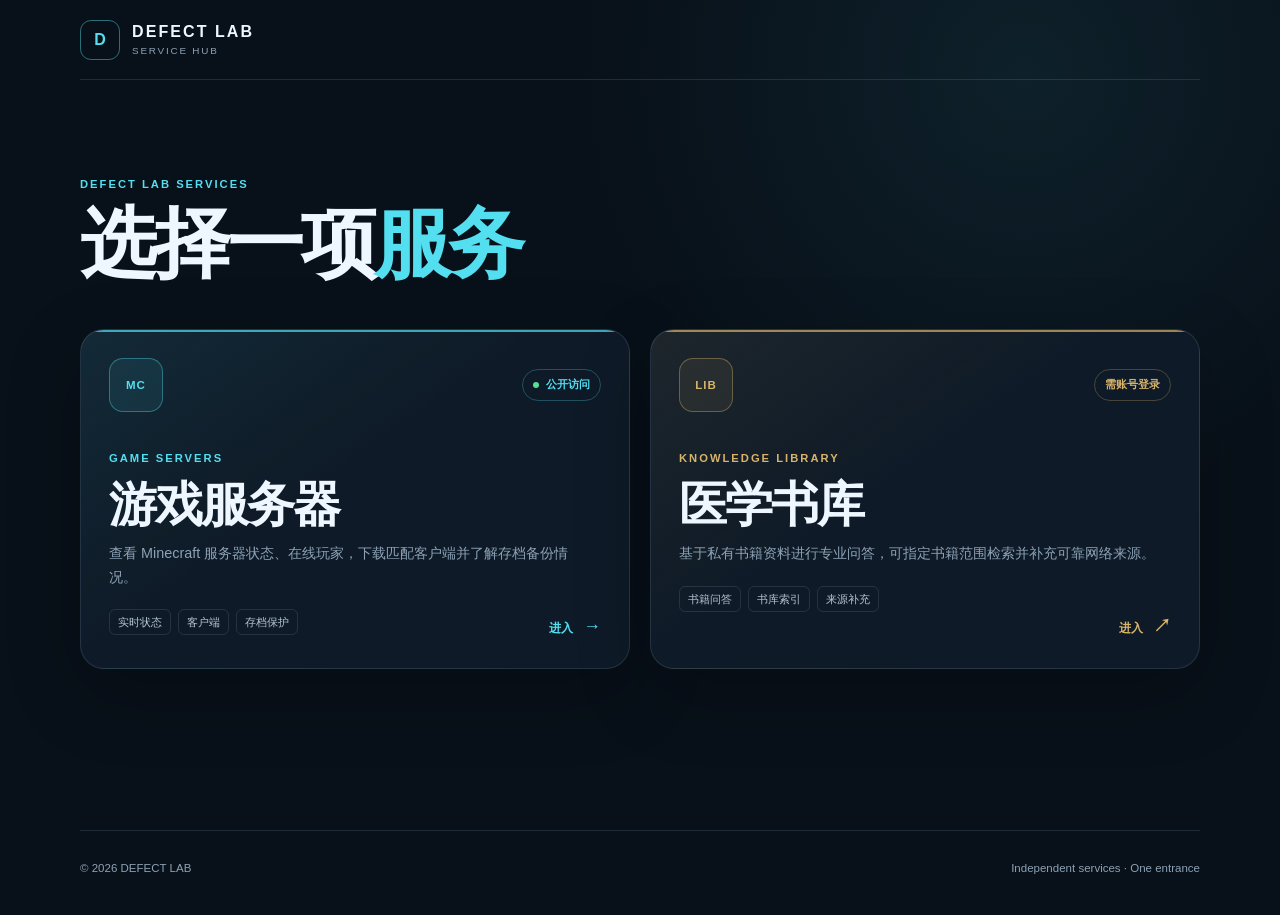
<file: index.html>
<!doctype html>
<html lang="zh-CN">
<head>
  <meta charset="utf-8">
  <meta name="viewport" content="width=device-width, initial-scale=1">
  <meta name="description" content="Defect Lab 服务入口：Minecraft 游戏服务器与医学书库。">
  <meta name="theme-color" content="#07111f">
  <meta property="og:title" content="Defect Lab · 服务首页">
  <meta property="og:description" content="进入 Defect Lab 游戏服务器或医学书库。">
  <meta property="og:image" content="https://www.defectlab.xyz/og.png">
  <title>Defect Lab · 服务首页</title>
  <link rel="stylesheet" href="./styles.css">
</head>
<body class="hub-page">
  <div class="ambient ambient-one" aria-hidden="true"></div>
  <div class="ambient ambient-two" aria-hidden="true"></div>

  <header class="topbar">
    <a class="brand" href="./" aria-label="Defect Lab 服务首页">
      <span class="brand-mark">D</span>
      <span><strong>DEFECT LAB</strong><small>SERVICE HUB</small></span>
    </a>
  </header>

  <main class="hub-main">
    <section class="hub-hero">
      <p class="eyebrow">DEFECT LAB SERVICES</p>
      <h1>选择一项<span>服务</span></h1>
    </section>

    <section class="service-grid" aria-label="可用服务">
      <a class="service-card game-service" href="./minecraft/">
        <div class="service-card-head">
          <span class="service-icon" aria-hidden="true">MC</span>
          <span class="service-state"><i></i>公开访问</span>
        </div>
        <div class="service-card-copy">
          <p class="eyebrow">GAME SERVERS</p>
          <h2>游戏服务器</h2>
          <p>查看 Minecraft 服务器状态、在线玩家，下载匹配客户端并了解存档备份情况。</p>
        </div>
        <div class="service-meta">
          <span>实时状态</span><span>客户端</span><span>存档保护</span>
        </div>
        <span class="service-arrow" aria-hidden="true">进入 <b>→</b></span>
      </a>

      <a class="service-card library-service" href="https://book.defectlab.xyz:21443/" target="_blank" rel="noreferrer">
        <div class="service-card-head">
          <span class="service-icon" aria-hidden="true">LIB</span>
          <span class="service-state account">需账号登录</span>
        </div>
        <div class="service-card-copy">
          <p class="eyebrow">KNOWLEDGE LIBRARY</p>
          <h2>医学书库</h2>
          <p>基于私有书籍资料进行专业问答，可指定书籍范围检索并补充可靠网络来源。</p>
        </div>
        <div class="service-meta">
          <span>书籍问答</span><span>书库索引</span><span>来源补充</span>
        </div>
        <span class="service-arrow" aria-hidden="true">进入 <b>↗</b></span>
      </a>
    </section>
  </main>

  <footer>
    <span>© 2026 DEFECT LAB</span>
    <span>Independent services · One entrance</span>
  </footer>
</body>
</html>
</file>
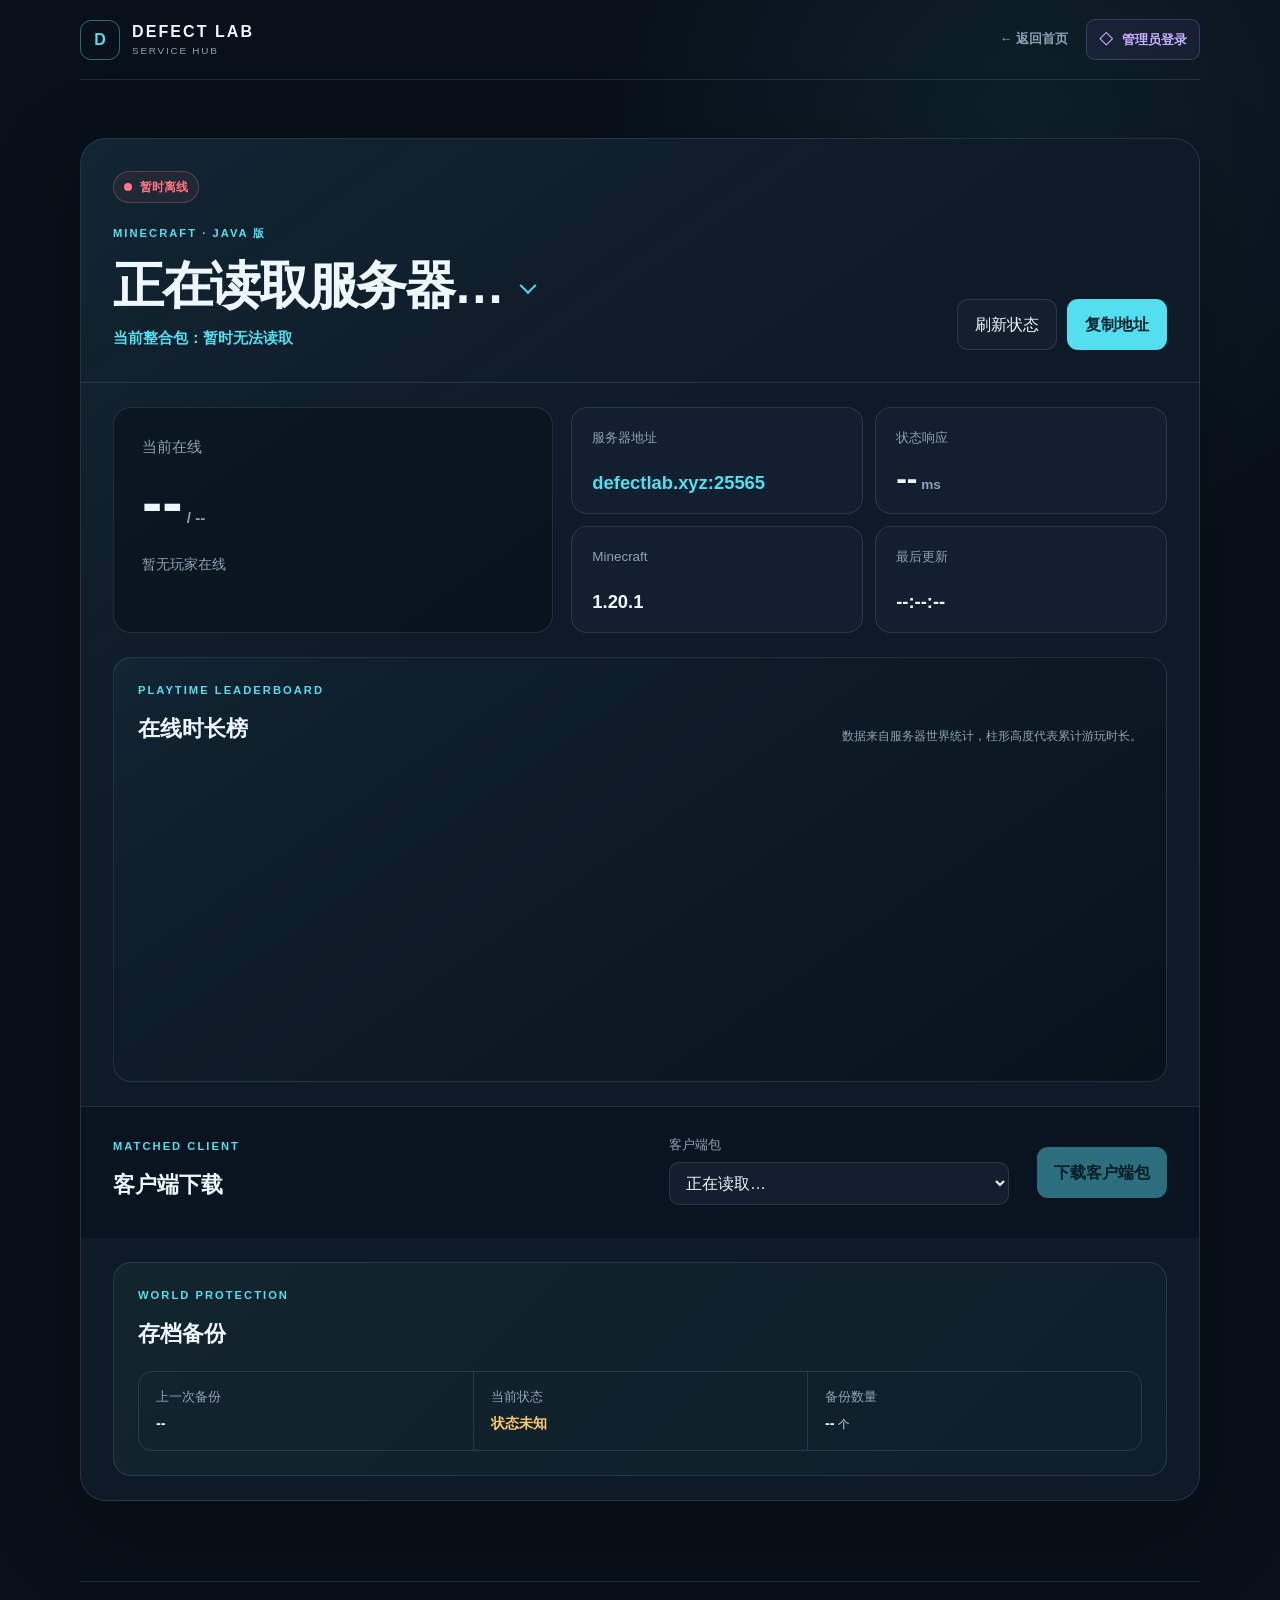
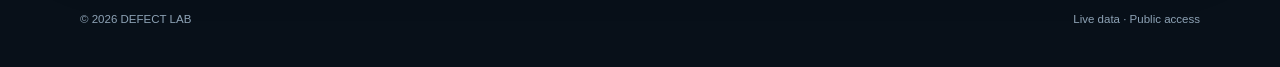
<file: minecraft/index.html>
<!doctype html>
<html lang="zh-CN">
<head>
  <meta charset="utf-8">
  <meta name="viewport" content="width=device-width, initial-scale=1">
  <meta name="description" content="Defect Lab Minecraft 服务器状态、在线玩家、客户端下载与存档备份">
  <meta name="theme-color" content="#07111f">
  <meta property="og:title" content="Defect Lab · Minecraft 服务器">
  <meta property="og:description" content="查看 Minecraft 服务器状态、在线人数并下载匹配的整合包。">
  <meta property="og:image" content="https://www.defectlab.xyz/og.png">
  <title>Defect Lab · Minecraft 服务器</title>
  <link rel="stylesheet" href="../styles.css">
  <script src="../script.js" defer></script>
</head>
<body class="game-page">
  <div class="ambient ambient-one" aria-hidden="true"></div>
  <div class="ambient ambient-two" aria-hidden="true"></div>

  <header class="topbar">
    <a class="brand" href="../" aria-label="返回 Defect Lab 服务首页">
      <span class="brand-mark">D</span>
      <span><strong>DEFECT LAB</strong><small>SERVICE HUB</small></span>
    </a>
    <nav class="site-nav game-nav" aria-label="游戏服务器页面操作">
      <a class="home-entry" href="../">← 返回首页</a>
      <a class="admin-entry" id="admin-entry" href="https://www.defectlab.xyz/admin/">
        <span class="admin-lock" aria-hidden="true">◇</span>
        <span id="admin-entry-label">管理员登录</span>
      </a>
    </nav>
    <time id="server-time" hidden>--:--:--</time>
  </header>

  <main>
    <section class="server-panel" aria-labelledby="server-select-label">
      <div class="panel-head">
        <div class="server-identity">
          <div class="status-pill loading" id="server-status">
            <span class="status-dot" aria-hidden="true"></span>
            <span id="status-text">正在连接</span>
          </div>
          <p class="eyebrow" id="server-edition">MINECRAFT · JAVA 版</p>
          <label class="sr-only" id="server-select-label" for="server-select">选择服务器</label>
          <div class="server-select-wrap">
            <select id="server-select" aria-describedby="server-pack-summary">
              <option>正在读取服务器…</option>
            </select>
          </div>
          <p class="server-pack-summary" id="server-pack-summary">当前整合包：正在读取…</p>
          <!-- MOTD remains available for future announcements without duplicating the server name. -->
          <p class="motd" id="server-motd" hidden>正在读取服务器信息…</p>
        </div>
        <div class="panel-actions">
          <button class="button ghost" type="button" id="refresh-status">刷新状态</button>
          <button class="button primary" type="button" data-copy="defectlab.xyz:25565">复制地址</button>
        </div>
      </div>

      <div class="server-main">
        <div class="connection-card player-roster-card">
          <span>当前在线</span>
          <div class="player-count-row">
            <strong class="player-total"><b id="players-online">--</b><small> / <span id="players-max">--</span></small></strong>
          </div>
          <div class="player-avatars" id="player-avatars" aria-label="当前在线玩家"></div>
        </div>

        <div class="metrics" aria-label="服务器实时状态">
          <article>
            <span>服务器地址</span>
            <strong class="text-value server-address-value"><code id="server-address">defectlab.xyz:25565</code></strong>
          </article>
          <article>
            <span>状态响应</span>
            <strong><b id="network-latency">--</b><small> ms</small></strong>
          </article>
          <article>
            <span>Minecraft</span>
            <strong class="text-value" id="minecraft-version">1.20.1</strong>
          </article>
          <article>
            <span>最后更新</span>
            <strong class="text-value" id="last-updated">--:--:--</strong>
          </article>
        </div>
      </div>

      <section class="playtime-panel" aria-labelledby="playtime-title">
        <div class="playtime-heading">
          <div>
            <p class="eyebrow">PLAYTIME LEADERBOARD</p>
            <h3 id="playtime-title">在线时长榜</h3>
          </div>
          <p>数据来自服务器世界统计，柱形高度代表累计游玩时长。</p>
        </div>
        <div class="playtime-chart" id="playtime-chart" aria-live="polite"></div>
      </section>

      <div class="download-panel">
        <div>
          <p class="eyebrow">MATCHED CLIENT</p>
          <h3>客户端下载</h3>
        </div>
        <div class="download-controls">
          <label for="modpack-select" id="pack-choice-label">客户端包</label>
          <div class="pack-choice" id="modpack-single" aria-labelledby="pack-choice-label" hidden></div>
          <select id="modpack-select" aria-label="选择客户端包">
            <option>正在读取…</option>
          </select>
        </div>
        <a class="download-button disabled" id="modpack-download" href="#" aria-disabled="true">下载客户端包</a>
      </div>

      <section class="backup-panel" aria-labelledby="backup-title">
        <div class="backup-heading">
          <div>
            <p class="eyebrow">WORLD PROTECTION</p>
            <h3 id="backup-title">存档备份</h3>
          </div>
        </div>
        <div class="backup-metrics">
          <article><span>上一次备份</span><strong id="backup-last-success">--</strong></article>
          <article><span>当前状态</span><strong class="backup-enabled loading" id="backup-enabled">正在检查</strong></article>
          <article><span>备份数量</span><strong><b id="backup-count">--</b><small> 个</small></strong></article>
        </div>
      </section>
    </section>

    <!-- Temporarily hidden; remove the hidden attribute to restore the preserved Bot UI. -->
    <section class="assistant-panel" aria-labelledby="assistant-title" data-feature="bot" hidden>
      <div class="assistant-head">
        <div>
          <p class="eyebrow">THE DEFECT</p>
          <h2 id="assistant-title">故障机器人</h2>
        </div>
        <span class="visitor-badge"><span aria-hidden="true"></span>公开访客模式</span>
      </div>

      <div class="chat-log" id="chat-log" aria-live="polite" aria-label="聊天记录">
        <div class="chat-message bot">你好，我是故障机器人（The Defect）。想了解服务器，或者随便聊聊都可以。</div>
      </div>

      <form class="chat-form" id="chat-form">
        <label class="sr-only" for="chat-input">输入聊天消息</label>
        <textarea id="chat-input" rows="2" maxlength="300" placeholder="输入消息…" required></textarea>
        <div class="chat-form-footer">
          <span><b id="chat-count">0</b>/300 · 每 10 分钟最多 5 条</span>
          <button type="submit" id="chat-send">发送</button>
        </div>
      </form>
    </section>
  </main>

  <footer>
    <span>© 2026 DEFECT LAB</span>
    <span>Live data · Public access</span>
  </footer>
  <div class="toast" id="toast" role="status" aria-live="polite"></div>
</body>
</html>
</file>
<file: styles.css>
:root {
  color-scheme: dark;
  --bg: #081019;
  --surface: #0e1a27;
  --surface-soft: #111f2e;
  --border: rgba(172, 205, 235, .14);
  --text: #eef7ff;
  --muted: #8da2b5;
  --cyan: #54dff1;
  --green: #58df96;
  --amber: #ffc86b;
  --red: #ff7886;
}

* { box-sizing: border-box; }
html { scroll-behavior: smooth; }
body {
  min-width: 320px;
  margin: 0;
  background:
    radial-gradient(circle at 80% 8%, rgba(84, 223, 241, .08), transparent 28rem),
    var(--bg);
  color: var(--text);
  font-family: Inter, "Segoe UI", "PingFang SC", "Microsoft YaHei", sans-serif;
  line-height: 1.6;
}
a { color: inherit; text-decoration: none; }
button, select { font: inherit; }
button, a, select { -webkit-tap-highlight-color: transparent; }
.ambient { display: none; }
.topbar, main, footer { width: min(1120px, calc(100% - 40px)); margin-inline: auto; }
.topbar {
  display: flex;
  min-height: 80px;
  align-items: center;
  justify-content: space-between;
  border-bottom: 1px solid var(--border);
}
.brand { display: inline-flex; align-items: center; gap: 12px; }
.brand-mark {
  display: grid;
  width: 40px;
  height: 40px;
  place-items: center;
  border: 1px solid rgba(84, 223, 241, .45);
  border-radius: 11px;
  color: var(--cyan);
  font-weight: 900;
}
.brand strong, .brand small { display: block; line-height: 1.2; }
.brand strong { letter-spacing: .13em; }
.brand small { margin-top: 4px; color: var(--muted); font-size: .62rem; letter-spacing: .18em; }
.site-nav { display: flex; align-items: center; gap: 5px; }
.site-nav a {
  padding: 8px 12px;
  border: 1px solid transparent;
  border-radius: 9px;
  color: var(--muted);
  font-size: .8rem;
  font-weight: 700;
  transition: 150ms ease;
}
.site-nav a:hover { border-color: var(--border); color: var(--text); }
.site-nav a.active { background: rgba(84, 223, 241, .09); color: var(--cyan); }
.site-nav .admin-entry { border-color: rgba(169,129,255,.26); background: rgba(169,129,255,.07); color: #c7afff; }
.site-nav .admin-entry:hover { border-color: rgba(169,129,255,.52); background: rgba(169,129,255,.12); color: #dbcfff; }
.site-nav .admin-entry.signed-in { border-color: rgba(88,223,150,.34); background: rgba(88,223,150,.08); color: var(--green); }
.admin-lock { margin-right: 5px; font-size: .88rem; }
.server-state { display: flex; align-items: center; gap: 9px; color: var(--muted); font-size: .82rem; }
.server-state time { padding-left: 10px; border-left: 1px solid var(--border); color: var(--text); }
.pulse, .status-dot { width: 8px; height: 8px; border-radius: 50%; background: var(--green); }
.pulse { box-shadow: 0 0 0 0 rgba(88, 223, 150, .55); animation: pulse 2.2s infinite; }
@keyframes pulse { 70% { box-shadow: 0 0 0 8px rgba(88, 223, 150, 0); } }
.hero { max-width: 790px; padding: 86px 0 54px; }
.eyebrow { margin: 0 0 12px; color: var(--cyan); font-size: .7rem; font-weight: 800; letter-spacing: .18em; }
h1, h2, h3, p { margin-top: 0; }
h1 { margin-bottom: 24px; font-size: clamp(3.1rem, 7vw, 6rem); letter-spacing: -.06em; line-height: .98; }
h1 span { color: var(--cyan); }
.server-panel {
  overflow: hidden;
  border: 1px solid var(--border);
  border-radius: 26px;
  background: linear-gradient(145deg, rgba(84, 223, 241, .055), transparent 35%), var(--surface);
  box-shadow: 0 26px 90px rgba(0, 0, 0, .25);
}
.panel-head {
  display: flex;
  align-items: flex-end;
  justify-content: space-between;
  gap: 28px;
  padding: 32px;
  border-bottom: 1px solid var(--border);
}
.server-identity { min-width: 0; flex: 1; }
.server-select-wrap {
  position: relative;
  display: inline-block;
  width: auto;
  max-width: 100%;
}
.server-select-wrap::after {
  position: absolute;
  top: 50%;
  right: 5px;
  width: 10px;
  height: 10px;
  border-right: 2px solid var(--cyan);
  border-bottom: 2px solid var(--cyan);
  content: "";
  pointer-events: none;
  transform: translate(-8px, -70%) rotate(45deg);
}
#server-select {
  width: auto;
  max-width: 100%;
  padding: 0 44px 3px 0;
  appearance: none;
  border: 0;
  border-bottom: 1px solid transparent;
  outline: 0;
  background: transparent;
  color: var(--text);
  cursor: pointer;
  font-size: clamp(2rem, 4vw, 3.4rem);
  font-weight: 800;
  letter-spacing: -.045em;
  line-height: 1.2;
}
#server-select:hover { border-bottom-color: var(--border); }
#server-select option { background: var(--surface); color: var(--text); font-size: 1rem; }
.server-pack-summary { margin: 6px 0 0; color: var(--cyan); font-size: .92rem; font-weight: 700; }
.motd { margin-bottom: 0; color: var(--muted); }
.status-pill {
  display: inline-flex;
  align-items: center;
  gap: 8px;
  margin-bottom: 22px;
  padding: 6px 10px;
  border: 1px solid rgba(88, 223, 150, .24);
  border-radius: 999px;
  background: rgba(88, 223, 150, .07);
  color: var(--green);
  font-size: .72rem;
  font-weight: 800;
}
.status-pill.loading { border-color: var(--border); background: rgba(255,255,255,.03); color: var(--muted); }
.status-pill.loading .status-dot { background: var(--muted); }
.status-pill.offline { border-color: rgba(255,120,134,.28); background: rgba(255,120,134,.07); color: var(--red); }
.status-pill.offline .status-dot { background: var(--red); }
.panel-actions { display: flex; flex-wrap: wrap; gap: 10px; }
.button {
  padding: 12px 17px;
  border: 1px solid transparent;
  border-radius: 11px;
  cursor: pointer;
  transition: 160ms ease;
}
.button.primary { background: var(--cyan); color: #05242c; font-weight: 800; }
.button.ghost { border-color: var(--border); background: rgba(255,255,255,.025); color: var(--text); }
.button:hover { transform: translateY(-2px); }
.button:disabled { cursor: wait; opacity: .55; transform: none; }
.server-main {
  display: grid;
  grid-template-columns: minmax(0, .85fr) minmax(480px, 1.15fr);
  gap: 18px;
  padding: 24px 32px;
}
.connection-card {
  display: flex;
  min-height: 226px;
  flex-direction: column;
  justify-content: center;
  padding: 28px;
  border: 1px solid var(--border);
  border-radius: 18px;
  background: rgba(5, 13, 21, .48);
}
.connection-card > span { color: var(--muted); font-size: .92rem; }
.player-roster-card { justify-content: flex-start; }
.player-count-row { margin-top: 12px; }
.player-total { font-size: clamp(2.8rem, 5vw, 3.8rem); line-height: 1; }
.player-total small { color: var(--muted); font-size: .95rem; font-weight: 600; }
.metrics { display: grid; grid-template-columns: 1fr 1fr; gap: 12px; }
.metrics article {
  display: flex;
  min-height: 107px;
  flex-direction: column;
  justify-content: space-between;
  padding: 19px 20px;
  border: 1px solid var(--border);
  border-radius: 16px;
  background: var(--surface-soft);
}
.metrics article > span { color: var(--muted); font-size: .84rem; }
.metrics strong { font-size: 2rem; line-height: 1; }
.metrics strong small { color: var(--muted); font-size: .85rem; font-weight: 600; }
.metrics .text-value { font-size: 1.15rem; line-height: 1.2; }
.server-address-value code { color: var(--cyan); font: inherit; overflow-wrap: anywhere; }
.player-avatars { display: flex; min-width: 0; flex-wrap: wrap; gap: 14px; margin-top: 20px; }
.player-entry { width: 58px; min-width: 0; text-align: center; }
.player-avatar {
  position: relative;
  display: grid;
  width: 48px;
  height: 48px;
  margin: 0 auto;
  place-items: center;
  overflow: hidden;
  border: 2px solid #15283a;
  border-radius: 9px;
  background: #173047;
  box-shadow: 0 5px 14px rgba(0, 0, 0, .22);
  transition: 150ms ease;
}
.player-entry:hover .player-avatar { z-index: 2; transform: translateY(-3px); }
.player-avatar img,
.avatar-fallback { position: absolute; inset: 0; width: 100%; height: 100%; }
.player-avatar img { z-index: 1; object-fit: cover; image-rendering: pixelated; opacity: 0; transition: opacity 120ms ease; }
.avatar-fallback { display: grid; place-items: center; color: var(--cyan); font-size: .8rem; font-weight: 800; }
.player-avatar.loaded img { opacity: 1; }
.player-avatar.loaded .avatar-fallback { opacity: 0; }
.player-avatar.failed img { display: none; }
.player-avatar.more { color: var(--muted); font-size: .68rem; font-weight: 800; }
.player-name {
  display: block;
  overflow: hidden;
  margin-top: 7px;
  color: var(--muted);
  font-size: .66rem;
  text-overflow: ellipsis;
  white-space: nowrap;
}
.player-empty { margin: 0; color: var(--muted); font-size: .88rem; }
.playtime-panel {
  margin: 0 32px 24px;
  padding: 24px;
  overflow: hidden;
  border: 1px solid var(--border);
  border-radius: 18px;
  background: linear-gradient(145deg, rgba(84,223,241,.045), rgba(5,13,21,.6));
}
.playtime-heading { display: flex; align-items: flex-end; justify-content: space-between; gap: 24px; }
.playtime-heading h3 { margin-bottom: 0; font-size: 1.35rem; }
.playtime-heading > p { max-width: 430px; margin: 0; color: var(--muted); font-size: .78rem; text-align: right; }
.playtime-chart {
  display: flex;
  min-height: 292px;
  align-items: flex-end;
  gap: 12px;
  overflow-x: auto;
  margin-top: 18px;
  padding: 12px 4px 4px;
  scrollbar-color: rgba(141,162,181,.3) transparent;
}
.playtime-chart.is-empty { min-height: 128px; }
.playtime-entry { min-width: 86px; flex: 1 0 86px; text-align: center; }
.playtime-duration { display: grid; min-height: 34px; place-items: end center; color: var(--cyan); font-size: .67rem; line-height: 1.25; }
.playtime-column { display: flex; height: 166px; align-items: flex-end; justify-content: center; margin-top: 6px; border-bottom: 1px solid var(--border); }
.playtime-bar {
  display: block;
  width: min(48px, 64%);
  min-height: 34px;
  border: 1px solid rgba(84,223,241,.34);
  border-bottom: 0;
  border-radius: 9px 9px 2px 2px;
  background: linear-gradient(180deg, rgba(84,223,241,.96), rgba(84,223,241,.24));
  box-shadow: 0 -8px 26px rgba(84,223,241,.12);
}
.playtime-identity { min-width: 0; padding-top: 14px; }
.playtime-avatar-wrap { position: relative; display: block; width: 48px; margin: 0 auto; }
.playtime-avatar { width: 48px; height: 48px; }
.playtime-identity b, .playtime-identity small { display: block; overflow: hidden; text-overflow: ellipsis; white-space: nowrap; }
.playtime-identity b { margin-top: 7px; font-size: .72rem; }
.playtime-identity small { margin-top: 1px; color: var(--muted); font-size: .62rem; }
.playtime-crown { position: absolute; z-index: 3; top: -20px; left: 50%; color: var(--amber); font-size: 23px; line-height: 1; filter: drop-shadow(0 3px 7px rgba(255,200,107,.42)); transform: translateX(-50%); }
.playtime-entry.rank-1 .playtime-bar { border-color: rgba(255,200,107,.55); background: linear-gradient(180deg, #ffd77f, rgba(255,200,107,.28)); box-shadow: 0 -8px 28px rgba(255,200,107,.18); }
.playtime-entry.rank-1 .playtime-avatar { border-color: rgba(255,200,107,.75); box-shadow: 0 0 0 3px rgba(255,200,107,.09), 0 8px 20px rgba(0,0,0,.3); }
.playtime-entry.rank-1 .playtime-duration { color: var(--amber); }
.playtime-empty { width: 100%; margin: auto; color: var(--muted); text-align: center; }
.backup-panel {
  margin: 24px 32px;
  padding: 24px;
  border: 1px solid var(--border);
  border-radius: 18px;
  background: linear-gradient(135deg, rgba(88, 223, 150, .055), rgba(101, 217, 239, .025));
}
.backup-heading { display: flex; align-items: center; justify-content: space-between; gap: 20px; }
.backup-heading h3 { margin-bottom: 5px; font-size: 1.35rem; }
.backup-metrics { display: grid; grid-template-columns: repeat(3, 1fr); margin-top: 14px; border: 1px solid var(--border); border-radius: 14px; }
.backup-metrics article { min-width: 0; padding: 15px 17px; }
.backup-metrics article + article { border-left: 1px solid var(--border); }
.backup-metrics span, .backup-metrics strong { display: block; }
.backup-metrics span { color: var(--muted); font-size: .8rem; }
.backup-metrics strong { margin-top: 5px; overflow-wrap: anywhere; font-size: .9rem; }
.backup-metrics small { color: var(--muted); font-size: .7rem; }
.backup-enabled.enabled { color: var(--green); }
.backup-enabled.waiting { color: var(--cyan); }
.backup-enabled.warning { color: var(--amber); }
.backup-enabled.disabled { color: var(--muted); }
.download-panel {
  display: grid;
  grid-template-columns: minmax(0, 1fr) minmax(260px, 340px) auto;
  gap: 28px;
  align-items: center;
  margin-top: 0;
  padding: 28px 32px;
  border-top: 1px solid var(--border);
  background: rgba(5, 13, 21, .38);
}
.download-panel h3 { margin-bottom: 5px; font-size: 1.35rem; }
.download-panel p:last-child { margin-bottom: 0; color: var(--muted); font-size: .82rem; }
.download-controls label { display: block; color: var(--muted); font-size: .8rem; }
.download-controls select, .pack-choice {
  width: 100%;
  margin: 7px 0 5px;
  padding: 11px 12px;
  border: 1px solid var(--border);
  border-radius: 10px;
  background: var(--surface-soft);
  color: var(--text);
}
.pack-choice { min-height: 48px; }
.download-button {
  min-width: 128px;
  padding: 13px 17px;
  border-radius: 11px;
  background: var(--cyan);
  color: #05242c;
  font-weight: 800;
  text-align: center;
}
.download-button.disabled { opacity: .45; pointer-events: none; }
.game-page .server-panel { margin-top: 58px; margin-bottom: 80px; }
.hub-main { min-height: calc(100vh - 150px); }
.hub-hero { max-width: 960px; padding: 96px 0 48px; }
.hub-hero h1 {
  margin-bottom: 0;
  font-size: clamp(3.1rem, 6vw, 5rem);
  letter-spacing: -.045em;
  white-space: nowrap;
}
.service-grid { display: grid; grid-template-columns: repeat(2, minmax(0, 1fr)); gap: 20px; padding-bottom: 86px; }
.service-card {
  --service-accent: var(--cyan);
  position: relative;
  display: flex;
  min-height: 340px;
  flex-direction: column;
  overflow: hidden;
  padding: 28px;
  border: 1px solid var(--border);
  border-radius: 24px;
  background:
    linear-gradient(145deg, color-mix(in srgb, var(--service-accent) 8%, transparent), transparent 45%),
    var(--surface);
  box-shadow: 0 24px 75px rgba(0, 0, 0, .22);
  transition: 180ms ease;
}
.service-card::before {
  position: absolute;
  inset: 0 0 auto;
  height: 2px;
  background: var(--service-accent);
  content: "";
  opacity: .7;
}
.service-card:hover { border-color: color-mix(in srgb, var(--service-accent) 42%, transparent); transform: translateY(-5px); }
.library-service { --service-accent: #d8b36a; }
.service-card-head { display: flex; align-items: center; justify-content: space-between; gap: 18px; }
.service-icon {
  display: grid;
  width: 54px;
  height: 54px;
  place-items: center;
  border: 1px solid color-mix(in srgb, var(--service-accent) 38%, transparent);
  border-radius: 14px;
  background: color-mix(in srgb, var(--service-accent) 8%, transparent);
  color: var(--service-accent);
  font-size: .72rem;
  font-weight: 900;
  letter-spacing: .08em;
}
.service-state {
  display: inline-flex;
  align-items: center;
  gap: 7px;
  padding: 6px 10px;
  border: 1px solid color-mix(in srgb, var(--service-accent) 28%, transparent);
  border-radius: 999px;
  color: var(--service-accent);
  font-size: .68rem;
  font-weight: 700;
}
.service-state i { width: 6px; height: 6px; border-radius: 50%; background: var(--green); }
.service-card-copy { margin-top: 38px; }
.service-card-copy .eyebrow { color: var(--service-accent); }
.service-card-copy h2 { margin-bottom: 12px; font-size: clamp(2rem, 4vw, 3rem); letter-spacing: -.04em; line-height: 1.05; }
.service-card-copy > p:last-child { max-width: 480px; margin-bottom: 0; color: var(--muted); font-size: .9rem; }
.service-meta { display: flex; flex-wrap: wrap; gap: 7px; margin-top: 20px; padding-right: 95px; }
.service-meta span { padding: 4px 8px; border: 1px solid var(--border); border-radius: 6px; color: #b5c5d3; font-size: .66rem; }
.service-arrow {
  position: absolute;
  right: 28px;
  bottom: 28px;
  color: var(--service-accent);
  font-size: .78rem;
  font-weight: 800;
}
.service-arrow b { margin-left: 7px; font-size: 1.1rem; }
.assistant-panel {
  margin: 24px 0 80px;
  padding: 30px;
  border: 1px solid var(--border);
  border-radius: 22px;
  background: var(--surface);
}
.assistant-head { display: flex; align-items: center; justify-content: space-between; gap: 24px; margin-bottom: 22px; }
.assistant-head h2 { margin-bottom: 0; font-size: 1.65rem; }
.visitor-badge {
  display: inline-flex;
  align-items: center;
  gap: 7px;
  padding: 7px 11px;
  border: 1px solid rgba(88, 223, 150, .25);
  border-radius: 999px;
  color: var(--green);
  font-size: .72rem;
}
.visitor-badge span { width: 7px; height: 7px; border-radius: 50%; background: var(--green); }
.chat-log {
  display: flex;
  height: 380px;
  flex-direction: column;
  gap: 12px;
  overflow-y: auto;
  padding: 20px;
  border: 1px solid var(--border);
  border-radius: 16px;
  background: rgba(5, 13, 21, .52);
  scrollbar-color: rgba(141,162,181,.35) transparent;
}
.chat-message {
  max-width: min(78%, 700px);
  padding: 11px 14px;
  border-radius: 14px;
  white-space: pre-wrap;
  overflow-wrap: anywhere;
  font-size: .9rem;
}
.chat-message.bot { align-self: flex-start; border: 1px solid var(--border); background: var(--surface-soft); }
.chat-message.user { align-self: flex-end; background: var(--cyan); color: #05242c; }
.chat-message.error { align-self: center; color: var(--red); font-size: .8rem; }
.chat-message.typing { color: var(--muted); }
.chat-form {
  margin-top: 12px;
  padding: 12px;
  border: 1px solid var(--border);
  border-radius: 15px;
  background: rgba(5, 13, 21, .52);
}
.chat-form textarea {
  display: block;
  width: 100%;
  min-height: 58px;
  resize: vertical;
  border: 0;
  outline: 0;
  background: transparent;
  color: var(--text);
  line-height: 1.55;
}
.chat-form textarea::placeholder { color: #667b8f; }
.chat-form-footer { display: flex; align-items: center; justify-content: space-between; gap: 16px; }
.chat-form-footer span { color: var(--muted); font-size: .7rem; }
.chat-form-footer b { font-weight: 600; }
.chat-form-footer button {
  min-width: 82px;
  padding: 9px 15px;
  border: 0;
  border-radius: 9px;
  background: var(--cyan);
  color: #05242c;
  cursor: pointer;
  font-weight: 800;
}
.chat-form-footer button:disabled { cursor: wait; opacity: .55; }
.sr-only {
  position: absolute;
  width: 1px;
  height: 1px;
  padding: 0;
  margin: -1px;
  overflow: hidden;
  clip: rect(0, 0, 0, 0);
  white-space: nowrap;
  border: 0;
}
footer { display: flex; justify-content: space-between; padding: 28px 0 38px; border-top: 1px solid var(--border); color: var(--muted); font-size: .72rem; }
.toast {
  position: fixed;
  right: 24px;
  bottom: 24px;
  padding: 10px 15px;
  border: 1px solid rgba(88, 223, 150, .32);
  border-radius: 10px;
  background: #102b24;
  color: var(--green);
  opacity: 0;
  transform: translateY(10px);
  transition: 160ms ease;
}
.toast.show { opacity: 1; transform: translateY(0); }
:focus-visible { outline: 2px solid var(--cyan); outline-offset: 3px; }
@media (max-width: 900px) {
  .server-main { grid-template-columns: 1fr; }
  .download-panel { grid-template-columns: 1fr 1fr; }
  .download-panel > div:first-child { grid-column: 1 / -1; }
}
@media (max-width: 720px) {
  .service-grid { grid-template-columns: 1fr; }
}
@media (max-width: 620px) {
  .topbar, main, footer { width: min(100% - 24px, 1120px); }
  .topbar { min-height: 0; flex-wrap: wrap; gap: 13px; padding: 14px 0; }
  .site-nav { display: grid; width: 100%; grid-template-columns: repeat(2, 1fr); }
  .site-nav a { padding: 8px 5px; text-align: center; }
  .server-state > span:nth-child(2) { display: none; }
  .hero { padding: 64px 0 42px; }
  .hub-hero { padding: 66px 0 42px; }
  .hub-hero h1 { font-size: clamp(2.75rem, 14vw, 4rem); white-space: normal; }
  .game-page .server-panel { margin-top: 42px; }
  .panel-head, .server-main, .download-panel { padding-inline: 20px; }
  .panel-head { display: block; }
  .panel-actions { margin-top: 24px; }
  .panel-actions .button { flex: 1; }
  .metrics { grid-template-columns: 1fr; }
  .playtime-panel { margin-inline: 20px; padding: 20px; }
  .playtime-heading { align-items: flex-start; flex-direction: column; gap: 5px; }
  .playtime-heading > p { text-align: left; }
  .playtime-chart { margin-right: -20px; padding-right: 20px; }
  .backup-panel { margin-inline: 20px; padding: 20px; }
  .backup-heading { align-items: flex-start; flex-direction: column; }
  .backup-metrics { grid-template-columns: 1fr; }
  .backup-metrics article + article { border-top: 1px solid var(--border); border-left: 0; }
  .download-panel { grid-template-columns: 1fr; }
  .download-panel > div:first-child { grid-column: auto; }
  .service-grid { gap: 14px; padding-bottom: 62px; }
  .service-card { min-height: 320px; padding: 22px; }
  .service-card-copy { margin-top: 30px; }
  .service-meta { padding-right: 0; }
  .service-arrow { right: 22px; bottom: 22px; }
  .assistant-panel { padding: 20px; }
  .assistant-head { align-items: flex-start; }
  .visitor-badge { margin-top: 2px; }
  .chat-log { height: 340px; padding: 14px; }
  .chat-message { max-width: 90%; }
  footer { display: block; }
  footer span { display: block; }
}
@media (prefers-reduced-motion: reduce) {
  *, *::before, *::after { animation-duration: .01ms !important; animation-iteration-count: 1 !important; transition-duration: .01ms !important; }
}
</file>
